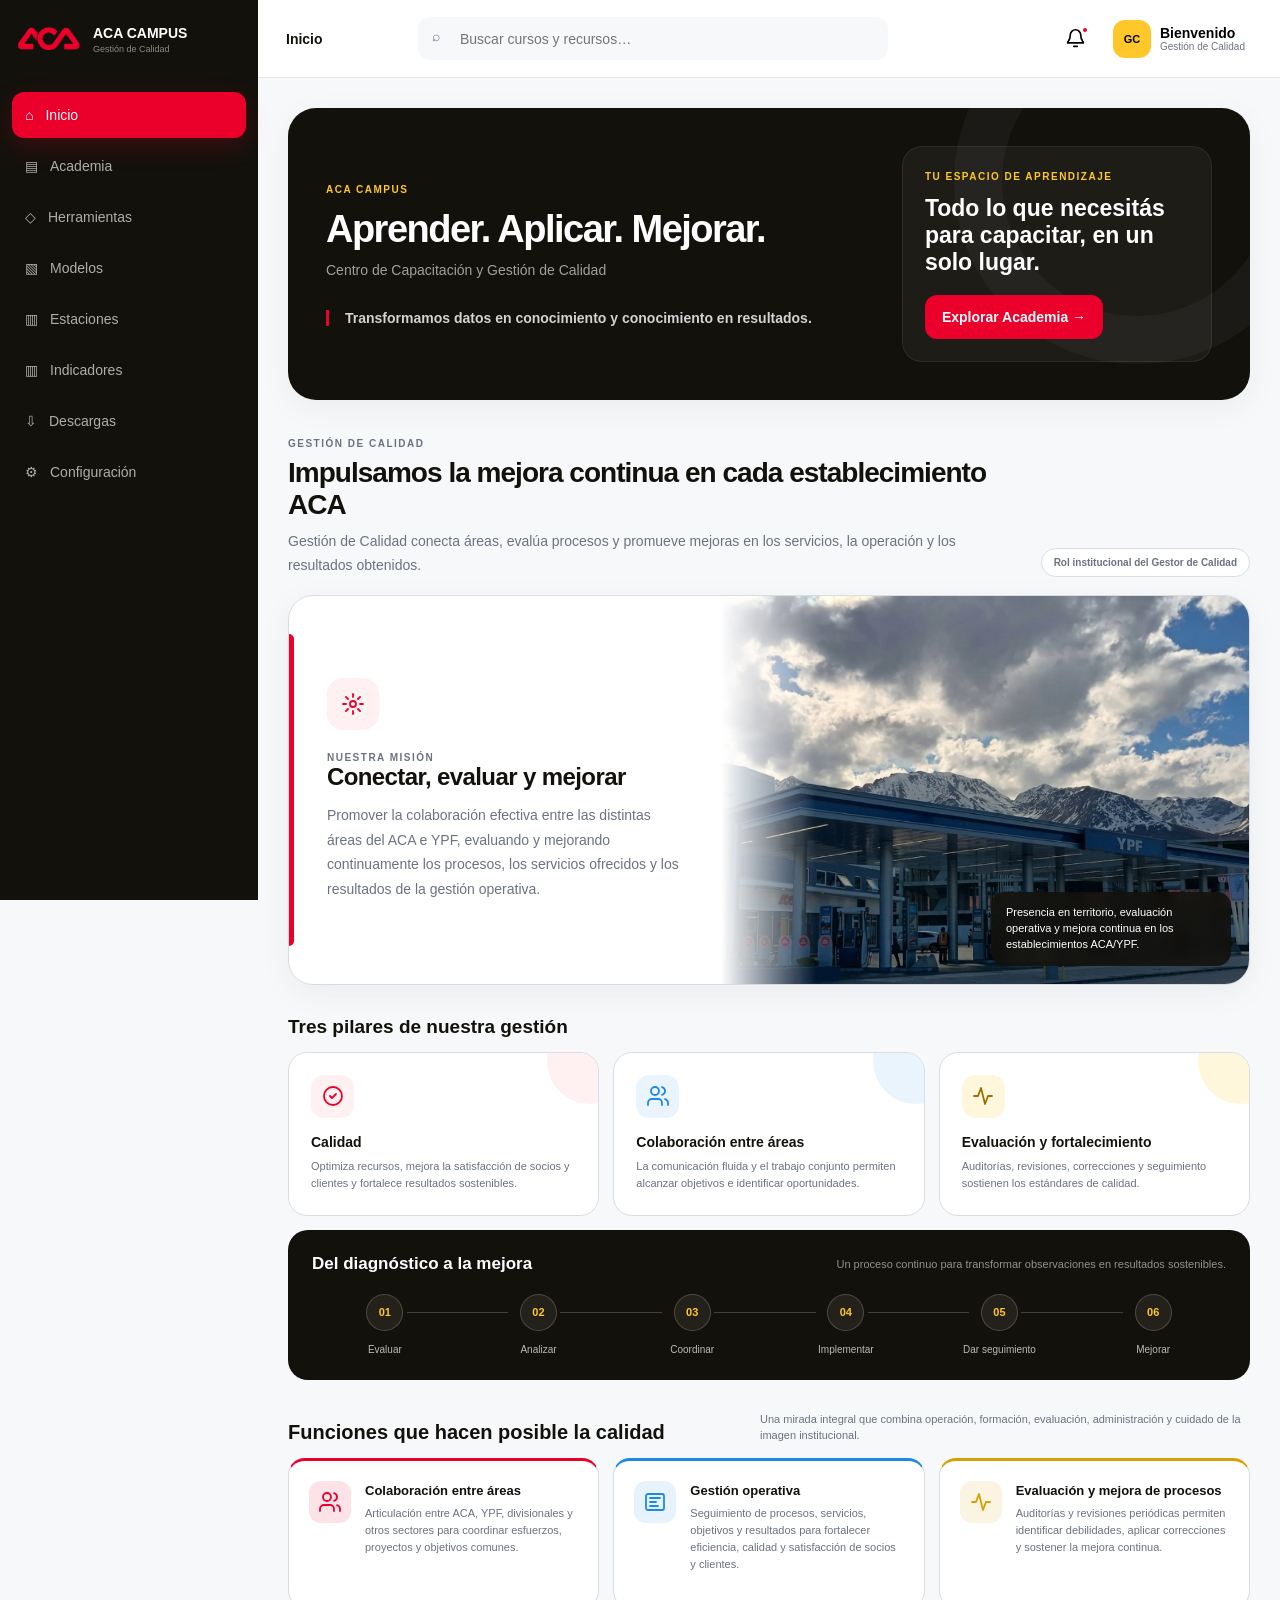
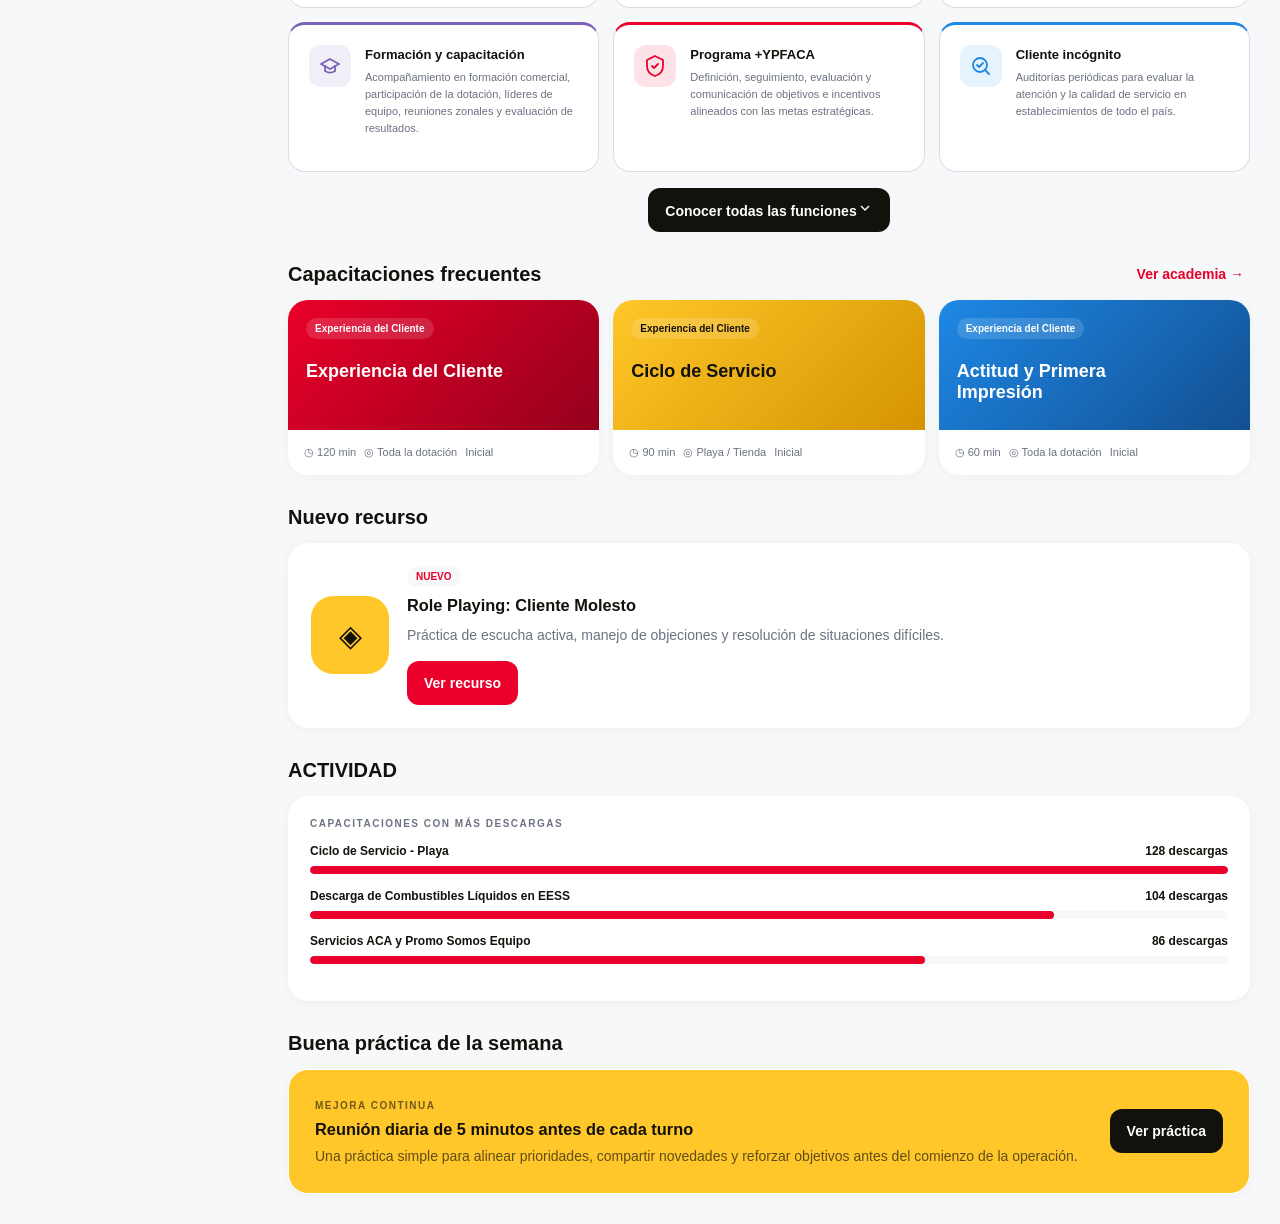
<file: index.html>
<!doctype html>
<html lang="es"><head><meta charset="utf-8"><meta name="viewport" content="width=device-width,initial-scale=1"><meta name="theme-color" content="#13110C"><title>ACA Campus</title><link rel="stylesheet" href="academy.css"><link rel="stylesheet" href="academy-library.css?v=20260918-1"><link rel="stylesheet" href="home-quality.css"><link rel="stylesheet" href="safety-sheets.css?v=20260824-5"><link rel="stylesheet" href="role-playing.css?v=20260824-1"><style>.quality-mission-visual{margin:0}</style>
<style>
:root{--black:#13110C;--red:#EA002A;--yellow:#FFC72A;--white:#fff;--bg:#F7F8FA;--line:#D9DDE3;--muted:#6B7280;--blue:#1E88E5;--shadow:0 8px 32px #13110c0d}*{box-sizing:border-box}html{scroll-behavior:smooth}body{margin:0;background:var(--bg);color:var(--black);font-family:Inter,-apple-system,BlinkMacSystemFont,"Segoe UI",Arial,sans-serif;font-size:14px}button,input{font:inherit}button,a{cursor:pointer}button:focus-visible,a:focus-visible,input:focus-visible{outline:3px solid #ea002a55;outline-offset:2px}.icon{width:20px;height:20px;stroke:currentColor;fill:none;stroke-width:1.9;stroke-linecap:round;stroke-linejoin:round}.sidebar{position:fixed;inset:0 auto 0 0;width:258px;background:var(--black);color:white;z-index:30;display:flex;flex-direction:column}.brand{height:78px;padding:18px;display:flex;align-items:center;gap:11px}.logo-slot{position:relative;width:64px;height:40px;flex:0 0 64px;overflow:hidden}.logo-slot img{position:absolute;width:328px;height:auto;max-width:none;left:-123px;top:-59px}.brand b{font-size:14px}.brand small{display:block;color:#ffffff82;font-size:9px;margin-top:3px}.nav{padding:14px 12px;display:grid;gap:5px}.nav button{min-height:46px;border:0;border-radius:12px;background:transparent;color:#ffffffa8;display:flex;align-items:center;gap:12px;padding:0 13px;text-align:left}.nav button:hover{background:#ffffff12;color:#fff}.nav button.active{background:var(--red);color:#fff;box-shadow:0 8px 25px #ea002a33}.help{margin:auto 16px 18px;padding:16px;border-radius:16px;background:#ffffff0c}.help b{font-size:12px}.help p{font-size:11px;line-height:1.5;color:#ffffff88}.help button{border:0;background:none;color:var(--yellow);font-weight:700;padding:0}.header{position:sticky;top:0;margin-left:258px;height:78px;background:#fffffff2;backdrop-filter:blur(14px);border-bottom:1px solid #d9dde399;z-index:20;display:flex;align-items:center;padding:0 28px;gap:22px}.section-name{font-weight:800;min-width:110px}.search{position:relative;max-width:470px;flex:1}.search input{width:100%;height:43px;border:0;background:var(--bg);border-radius:12px;padding:0 15px 0 42px}.search .icon{position:absolute;left:14px;top:11px;color:var(--muted)}.head-actions{margin-left:auto;display:flex;align-items:center;gap:9px}.icon-btn{width:42px;height:42px;border:0;border-radius:12px;background:transparent;display:grid;place-items:center;position:relative}.icon-btn:hover{background:var(--bg)}.dot{position:absolute;width:8px;height:8px;border-radius:50%;background:var(--red);right:8px;top:8px;border:2px solid white}.profile{border:0;background:transparent;display:flex;gap:9px;align-items:center;text-align:left;padding:4px 7px;border-radius:12px}.profile:hover{background:var(--bg)}.avatar{width:38px;height:38px;background:var(--yellow);border-radius:12px;display:grid;place-items:center;font-size:11px;font-weight:800}.profile small{display:block;color:var(--muted);font-size:10px}.menu{display:none}.main{margin-left:258px;padding:30px;max-width:1700px}.view{display:none;animation:fade .28s ease}.view.active{display:block}@keyframes fade{from{opacity:0;transform:translateY(7px)}}h1,h2,h3,p{margin-top:0}.eyebrow{text-transform:uppercase;font-weight:800;letter-spacing:.15em;font-size:10px;color:var(--muted)}.page-title{font-size:31px;letter-spacing:-.04em;margin-bottom:8px}.lead{color:var(--muted);max-width:660px;line-height:1.65}.section-head{display:flex;justify-content:space-between;align-items:center;margin:31px 0 14px}.section-head h2{font-size:20px;margin:0}.link-btn{border:0;background:none;color:var(--red);font-weight:700}.card{background:#fff;border:1px solid #fff;border-radius:20px;box-shadow:0 2px 12px #13110c0a}.hero{border-radius:28px;background:var(--black);color:white;padding:38px;position:relative;overflow:hidden;display:grid;grid-template-columns:1.3fr .7fr;align-items:center;min-height:270px;box-shadow:var(--shadow)}.hero:after{content:"";position:absolute;width:270px;height:270px;border:48px solid #ffffff0a;border-radius:50%;right:-70px;top:-110px}.hero h1{font-size:38px;letter-spacing:-.04em;margin:8px 0}.hero p{color:#ffffff99;line-height:1.6}.hero blockquote{margin:28px 0 0;border-left:3px solid var(--red);padding-left:16px;color:#ffffffd0;font-weight:600}.hero-side{z-index:1;background:#ffffff0c;border:1px solid #ffffff12;border-radius:20px;padding:22px}.hero-side h2{font-size:23px}.btn{border:0;background:var(--red);color:#fff;font-weight:750;border-radius:12px;padding:12px 17px;min-height:44px;transition:.2s}.btn:hover{transform:translateY(-1px);background:#c90024}.btn.dark{background:var(--black)}.btn.ghost{background:#fff;color:var(--black);border:1px solid var(--line)}.stats,.quick,.training-grid,.kpis,.tools-grid,.model-grid,.station-grid{display:grid;gap:14px}.stats{grid-template-columns:repeat(4,1fr);margin-top:16px}.stat{padding:19px}.stat strong{font-size:25px}.stat span{display:block;color:var(--muted);font-size:12px;margin-top:5px}.quick{grid-template-columns:repeat(6,1fr)}.quick-card{border:0;text-align:left;padding:16px;min-height:126px;display:flex;flex-direction:column;justify-content:space-between;transition:.2s}.quick-card:hover,.lift:hover{transform:translateY(-3px);box-shadow:var(--shadow)}.quick-card .ico{width:43px;height:43px;border-radius:13px;background:#fff0f2;color:var(--red);display:grid;place-items:center}.quick-card b{display:block}.training-grid{grid-template-columns:repeat(3,1fr)}.course{border:0;text-align:left;overflow:hidden;padding:0;transition:.2s}.course-art{height:130px;background:linear-gradient(135deg,var(--red),#94001b);padding:18px;color:#fff;position:relative}.course:nth-child(3n+2) .course-art{background:linear-gradient(135deg,var(--yellow),#d49400);color:var(--black)}.course:nth-child(3n) .course-art{background:linear-gradient(135deg,var(--blue),#124f91)}.course-art b{font-size:18px;display:block;max-width:220px}.course-body{padding:16px}.meta{display:flex;gap:8px;flex-wrap:wrap;color:var(--muted);font-size:11px}.badge{display:inline-block;border-radius:99px;background:var(--bg);padding:5px 9px;font-weight:700;font-size:10px}.two-col{display:grid;grid-template-columns:1.3fr .7fr;gap:17px}.resource{padding:22px;display:flex;gap:18px;align-items:center}.resource-icon{width:78px;height:78px;display:grid;place-items:center;border-radius:22px;background:var(--yellow);font-size:30px}.timeline{padding:20px}.event{display:flex;gap:13px;padding:10px 0}.date{width:50px;height:46px;border-radius:12px;background:var(--bg);color:var(--red);display:grid;place-items:center;font-size:10px;font-weight:800;text-align:center}.event p{margin:0;font-weight:700}.event small{color:var(--muted)}.progress-card{padding:21px}.progress-row{margin:15px 0}.progress-row div{display:flex;justify-content:space-between;font-size:12px;font-weight:700}.track{height:8px!important;background:var(--bg);border-radius:99px;margin-top:8px;overflow:hidden}.track i{display:block;height:100%;background:var(--red);border-radius:99px}.practice{padding:26px;background:var(--yellow);display:flex;gap:17px;align-items:center;justify-content:space-between}.practice p{color:#13110caa;margin:7px 0 0;line-height:1.5}.filters{display:flex;gap:8px;flex-wrap:wrap;margin:22px 0}.filter{border:1px solid var(--line);background:#fff;border-radius:99px;padding:9px 14px;color:var(--muted)}.filter.active{background:var(--black);color:#fff;border-color:var(--black)}.tools-grid{grid-template-columns:repeat(3,1fr)}.tool-card,.model-card,.station{padding:20px}.tool-card h3,.model-card h3,.station h3{margin:14px 0 8px}.tool-card p,.model-card p,.station p{color:var(--muted);line-height:1.5;font-size:12px}.tool-icon{width:45px;height:45px;background:#fff7dc;color:#9b7100;border-radius:14px;display:grid;place-items:center}.card-actions{display:flex;gap:8px;margin-top:17px}.card-actions .btn{padding:9px 12px;min-height:38px;font-size:12px}.model-grid,.station-grid{grid-template-columns:repeat(4,1fr)}.preview{height:95px;border-radius:13px;background:linear-gradient(135deg,var(--bg),#e8ebef);display:grid;place-items:center;color:var(--muted)}.status{color:#138a55;background:#e9f8f1}.status.warn{color:#9a6700;background:#fff5d7}.kpis{grid-template-columns:repeat(4,1fr)}.chart-grid{display:grid;grid-template-columns:1.4fr .6fr;gap:16px;margin-top:16px}.chart{padding:24px}.bars{height:220px;display:flex;align-items:end;gap:9%;padding:25px 4% 0;border-bottom:1px solid var(--line)}.bar{flex:1;background:linear-gradient(var(--blue),#78b8ed);border-radius:8px 8px 0 0;position:relative}.bar span{position:absolute;bottom:-22px;width:100%;text-align:center;font-size:10px;color:var(--muted)}.donut{width:150px;height:150px;border-radius:50%;background:conic-gradient(var(--red) 0 42%,var(--yellow) 42% 70%,var(--blue) 70% 88%,var(--line) 88%);margin:22px auto;display:grid;place-items:center}.donut:after{content:"88%";width:102px;height:102px;border-radius:50%;background:#fff;display:grid;place-items:center;font-size:24px;font-weight:800}.empty{padding:50px;text-align:center}.modal-wrap{display:none;position:fixed;inset:0;background:#13110cb8;z-index:100;padding:18px;align-items:center;justify-content:center}.modal-wrap.open{display:flex}.modal{background:#fff;width:min(850px,100%);max-height:92vh;overflow:auto;border-radius:24px;box-shadow:0 25px 80px #0005}.modal-head{background:var(--black);color:#fff;padding:27px;position:relative}.modal-body{padding:27px}.close{position:absolute;right:18px;top:17px;border:0;background:#ffffff18;color:#fff;width:39px;height:39px;border-radius:12px;font-size:21px}.detail-grid{display:grid;grid-template-columns:repeat(3,1fr);gap:12px}.detail-box{background:var(--bg);padding:15px;border-radius:14px}.detail-box b{display:block;margin-bottom:5px}.resources{display:grid;grid-template-columns:repeat(4,1fr);gap:9px}.resource-mini{padding:13px;border:1px solid var(--line);border-radius:12px;text-align:center}.toast{position:fixed;right:24px;bottom:24px;background:var(--black);color:#fff;border-left:4px solid var(--yellow);padding:14px 18px;border-radius:12px;box-shadow:var(--shadow);z-index:200;transform:translateY(100px);opacity:0;transition:.25s}.toast.show{transform:none;opacity:1}.overlay{display:none}.search-results{position:absolute;top:49px;left:0;right:0;background:#fff;border-radius:14px;box-shadow:var(--shadow);padding:8px;display:none;max-height:330px;overflow:auto}.search-results.open{display:block}.result{width:100%;border:0;background:#fff;text-align:left;padding:12px;border-radius:10px}.result:hover{background:var(--bg)}.result small{display:block;color:var(--muted);margin-top:3px}
.head-actions{position:relative}.notification-button .icon{width:21px;height:21px}.notification-panel{display:none;position:absolute;right:0;top:52px;width:350px;background:var(--white);border:1px solid var(--line);border-radius:17px;box-shadow:0 18px 50px #13110c1f;overflow:hidden;z-index:60}.notification-panel.open{display:block;animation:fade .2s ease}.notification-head{display:flex;align-items:center;justify-content:space-between;padding:17px 18px;border-bottom:1px solid var(--line)}.notification-head h2{font-size:16px;margin:0}.notification-item{display:flex;gap:12px;padding:14px 18px;border-bottom:1px solid #d9dde380}.notification-mark{width:9px;height:9px;flex:0 0 9px;margin-top:5px;border-radius:50%;background:var(--red)}.notification-item b{display:block;font-size:12px}.notification-item p{margin:3px 0;color:var(--black);font-weight:650;font-size:12px}.notification-item time{color:var(--muted);font-size:10px}.notification-all{width:100%;border:0;background:var(--white);color:var(--red);padding:14px;font-weight:750}.notification-all:hover{background:var(--bg)}
@media(max-width:1100px){.quick{grid-template-columns:repeat(3,1fr)}.tools-grid{grid-template-columns:repeat(2,1fr)}.model-grid,.station-grid{grid-template-columns:repeat(2,1fr)}}@media(max-width:800px){.sidebar{transform:translateX(-100%);transition:.25s;width:286px}.sidebar.open{transform:none}.overlay.open{display:block;position:fixed;inset:0;background:#0007;z-index:29}.header,.main{margin-left:0}.header{padding:0 14px}.menu{display:grid}.section-name{display:none}.profile div:last-child{display:none}.main{padding:20px 15px}.hero{grid-template-columns:1fr;padding:27px}.hero-side{margin-top:22px}.stats,.kpis{grid-template-columns:repeat(2,1fr)}.training-grid,.tools-grid{grid-template-columns:1fr 1fr}.two-col,.chart-grid{grid-template-columns:1fr}}@media(max-width:560px){.search{display:none}.notification-panel{position:fixed;top:70px;left:12px;right:12px;width:auto}.hero h1{font-size:31px}.stats,.training-grid,.tools-grid,.model-grid,.station-grid,.detail-grid{grid-template-columns:1fr}.quick{grid-template-columns:repeat(2,1fr)}.resources{grid-template-columns:repeat(2,1fr)}.practice,.resource{align-items:flex-start;flex-direction:column}.main{padding:16px 12px}.page-title{font-size:27px}}
</style></head><body>
<div class="overlay" id="overlay"></div><aside class="sidebar" id="sidebar"><div class="brand"><span class="logo-slot"><img src="logo.png" alt="Automóvil Club Argentino"></span><div><b>ACA CAMPUS</b><small>Gestión de Calidad</small></div></div><nav class="nav" id="nav" aria-label="Navegación principal"></nav></aside>
<header class="header"><button class="icon-btn menu" id="menu" aria-label="Abrir menú">☰</button><b class="section-name" id="sectionName">Inicio</b><div class="search"><span class="icon">⌕</span><input id="search" aria-label="Buscar capacitaciones y herramientas" placeholder="Buscar cursos y recursos…" autocomplete="off"><div class="search-results" id="results"></div></div><div class="head-actions"><button class="icon-btn notification-button" id="notificationButton" aria-label="Abrir novedades" aria-expanded="false" aria-controls="notificationPanel"><svg class="icon" viewBox="0 0 24 24" aria-hidden="true"><path d="M18 8a6 6 0 0 0-12 0c0 7-3 7-3 9h18c0-2-3-2-3-9"></path><path d="M10 21h4"></path></svg><i class="dot" id="notificationDot"></i></button><section class="notification-panel" id="notificationPanel" aria-label="Novedades"><div class="notification-head"><h2>Novedades</h2><span class="badge">3 nuevas</span></div><article class="notification-item"><i class="notification-mark"></i><div><b>Nueva capacitación disponible</b><p>Experiencia del Cliente</p><time>Hace 2 días</time></div></article><article class="notification-item"><i class="notification-mark"></i><div><b>Nuevo recurso</b><p>Role Playing – Cliente Molesto</p><time>Hace 3 días</time></div></article><article class="notification-item"><i class="notification-mark"></i><div><b>Material actualizado</b><p>Ciclo de Servicio</p><time>Hace 5 días</time></div></article><button class="notification-all" data-toast="Todas las novedades están al día">Ver todas las novedades</button></section><button class="profile" data-toast="Gestión de Calidad"><span class="avatar">GC</span><div><b>Bienvenido</b><small>Gestión de Calidad</small></div></button></div></header><main class="main" id="app"></main>
<div class="modal-wrap" id="modal" role="dialog" aria-modal="true" aria-labelledby="modalTitle"><div class="modal"><div class="modal-head"><button class="close" aria-label="Cerrar detalle">×</button><span class="eyebrow" id="modalEyebrow" style="color:var(--yellow)">Ficha de capacitación</span><h2 id="modalTitle"></h2><div class="meta" id="modalMeta"></div></div><div class="modal-body" id="modalBody"></div></div></div><div class="toast" id="toast" role="status" aria-live="polite"></div>
<script src="academy-data.js?v=20260818-3"></script><script src="home-quality.js?v=20260818-2"></script><script src="safety-sheets.js?v=20260824-5"></script><script src="role-playing.js?v=20260824-1"></script>
<script>
'use strict';
const icons={home:'⌂',academy:'▤',tools:'◇',models:'▧',stations:'▥',indicators:'▥',downloads:'⇩',settings:'⚙'};
const nav=[['inicio','Inicio','home'],['academia','Academia','academy'],['herramientas','Herramientas','tools'],['modelos','Modelos','models'],['estaciones','Estaciones','stations'],['indicadores','Indicadores','indicators'],['descargas','Descargas','downloads'],['configuracion','Configuración','settings']];
const courses=[['Experiencia del Cliente','Experiencia del Cliente','120 min','Toda la dotación','Inicial'],['Ciclo de Servicio','Experiencia del Cliente','90 min','Playa / Tienda','Inicial'],['Actitud y Primera Impresión','Experiencia del Cliente','60 min','Toda la dotación','Inicial'],['Venta Sugestiva','Comercial','90 min','Equipo comercial','Intermedio'],['Asociación ACA','Comercial','60 min','Equipo comercial','Inicial'],['Trabajo en Equipo','Trabajo en Equipo','90 min','Toda la dotación','Intermedio'],['Manejo de Conflictos','Gestión','120 min','Responsables de equipo','Avanzado'],['Indicadores','Gestión','75 min','Gestores de Calidad','Intermedio'],['Descarga de Combustibles','Operación','90 min','Personal de playa','Avanzado']];
const tools=[['Role Playing','Practicar conversaciones reales','20 min','Simulación'],['Casos reales','Analizar decisiones y consecuencias','30 min','Análisis'],['Análisis de reseñas','Detectar oportunidades desde la voz del cliente','25 min','Debate'],['Fichas de procesos','Comprender pasos críticos','20 min','Proceso'],['¿Quién hace qué?','Clarificar roles y responsabilidades','15 min','Equipo'],['Ordenar el proceso','Reconstruir una secuencia operativa','20 min','Juego'],['Semáforo','Priorizar mejoras y riesgos','15 min','Reflexión'],['Caja de decisiones','Entrenar criterios ante dilemas','25 min','Desafío'],['Cliente por un día','Observar desde la experiencia cliente','40 min','Inmersión'],['Bingo comercial','Reforzar conceptos de venta','20 min','Gamificación'],['Muro de ideas','Construir soluciones colaborativas','15 min','Ideación'],['Videos cortos','Disparar conversaciones concretas','10 min','Audiovisual'],['Kahoot / Quiz','Comprobar aprendizajes jugando','15 min','Evaluación']];
const models=['Planificación de capacitación','Agenda','Lista de asistencia','Evaluación','Encuesta','Registro de compromisos','Informe de capacitación','Seguimiento'];
const stations=[['ACA Córdoba','Experiencia del Cliente · 08 ago','32','Al día'],['ACA Rosario','Ciclo de Servicio · 29 jul','24','Seguimiento pendiente'],['ACA Tucumán','Venta Sugestiva · 22 jul','19','Al día'],['ACA Mendoza','Trabajo en Equipo · 15 jul','27','En revisión']];
const app=document.getElementById('app'),sidebar=document.getElementById('sidebar'),overlay=document.getElementById('overlay'),notificationButton=document.getElementById('notificationButton'),notificationPanel=document.getElementById('notificationPanel'),notificationDot=document.getElementById('notificationDot');
document.getElementById('nav').innerHTML=nav.map(([id,label,ico])=>`<button data-view="${id}"><span aria-hidden="true">${icons[ico]}</span>${label}</button>`).join('');
const head=(title,desc)=>`<p class="eyebrow">ACA Campus</p><h1 class="page-title">${title}</h1><p class="lead">${desc}</p>`;
const courseCards=(list=courses)=>`<div class="training-grid">${list.map((c,i)=>`<button class="course card lift" data-course="${c[0]}"><div class="course-art"><span class="badge" style="background:#ffffff24;color:inherit">${c[1]}</span><b style="margin-top:22px">${c[0]}</b></div><div class="course-body"><div class="meta"><span>◷ ${c[2]}</span><span>◎ ${c[3]}</span><span>${c[4]}</span></div></div></button>`).join('')}</div>`;
const dashboard=()=>`<section class="hero"><div><p class="eyebrow" style="color:var(--yellow)">ACA CAMPUS</p><h1>Aprender. Aplicar. Mejorar.</h1><p>Centro de Capacitación y Gestión de Calidad</p><blockquote>Transformamos datos en conocimiento y conocimiento en resultados.</blockquote></div><div class="hero-side"><p class="eyebrow" style="color:var(--yellow)">Tu espacio de aprendizaje</p><h2>Todo lo que necesitás para capacitar, en un solo lugar.</h2><button class="btn" data-view="academia">Explorar Academia →</button></div></section><section class="stats"><article class="card stat"><strong>5</strong><span>Capacitaciones realizadas</span></article><article class="card stat"><strong>78</strong><span>Personas capacitadas</span></article><article class="card stat"><strong>12,5 h</strong><span>Horas capacitadas</span></article><article class="card stat"><strong>3</strong><span>Nuevos recursos</span></article></section><div class="section-head"><h2>Accesos rápidos</h2></div><section class="quick">${nav.slice(1,7).map(([id,label,ico])=>`<button class="quick-card card" data-view="${id}"><span class="ico">${icons[ico]}</span><b>${label} ↗</b></button>`).join('')}</section><div class="section-head"><h2>Capacitaciones frecuentes</h2><button class="link-btn" data-view="academia">Ver academia →</button></div>${courseCards(courses.slice(0,3))}<div class="section-head"><h2>Recursos y agenda</h2></div><div class="two-col"><article class="card resource"><div class="resource-icon">◈</div><div><span class="badge" style="color:var(--red)">NUEVO</span><h3 style="margin:9px 0">Role Playing: Cliente Molesto</h3><p class="lead">Práctica de escucha activa, manejo de objeciones y resolución de situaciones difíciles.</p><button class="btn" data-resource="Role Playing: Cliente Molesto">Ver recurso</button></div></article><article class="card timeline"><div class="event"><span class="date">15 AGO</span><div><p>ACA Córdoba</p><small>Experiencia del Cliente · En preparación</small></div></div><div class="event"><span class="date">22 AGO</span><div><p>ACA Rosario</p><small>Ciclo de Servicio · Programada</small></div></div></article></div><div class="section-head"><h2>Mi actividad</h2></div><article class="card progress-card">${[['Capacitaciones realizadas',80],['Horas capacitadas',65],['Estaciones alcanzadas',90]].map(x=>`<div class="progress-row"><div><span>${x[0]}</span><b>${x[1]}%</b></div><div class="track"><i style="width:${x[1]}%"></i></div></div>`).join('')}</article><div class="section-head"><h2>Buena práctica de la semana</h2></div><article class="card practice"><div><span class="eyebrow" style="color:#13110c99">Mejora continua</span><h3 style="margin:8px 0 0">Reunión diaria de 5 minutos antes de cada turno</h3><p>Una práctica simple para alinear prioridades, compartir novedades y reforzar objetivos antes del comienzo de la operación.</p></div><button class="btn dark" data-toast="Buena práctica guardada">Ver práctica</button></article>`;
const views={inicio:dashboard,academia:()=>`${head('Academia','Biblioteca visual para preparar experiencias de aprendizaje que se convierten en resultados.')}<div class="filters" id="filters">${['Todas','Experiencia del Cliente','Comercial','Trabajo en Equipo','Gestión','Seguridad','Operación'].map((f,i)=>`<button class="filter ${i?'':'active'}" data-filter="${f}">${f}</button>`).join('')}</div><div id="courseList">${courseCards()}</div>`,herramientas:()=>`${head('Caja de Herramientas del Capacitador','Dinámicas listas para activar la participación, practicar y llevar el aprendizaje a la acción.')}<div class="tools-grid" style="margin-top:24px">${tools.map(t=>`<article class="card tool-card lift"><div class="tool-icon">◇</div><h3>${t[0]}</h3><p>${t[1]}</p><div class="meta"><span>◷ ${t[2]}</span><span class="badge">${t[3]}</span></div><div class="card-actions"><button class="btn" data-resource="${t[0]}">Ver recurso</button></div></article>`).join('')}</div>`,modelos:()=>`${head('Modelos','Plantillas editables para preparar, documentar y acompañar cada capacitación.')}<div class="model-grid" style="margin-top:24px">${models.map(m=>`<article class="card model-card lift"><div class="preview">▤ Vista previa</div><h3>${m}</h3><p>Modelo institucional listo para adaptar.</p><div class="card-actions"><button class="btn ghost" data-toast="Vista previa: ${m}">Vista previa</button><button class="btn" data-toast="Descarga simulada: ${m}">Descargar</button></div></article>`).join('')}</div>`,estaciones:()=>`${head('Estaciones','Seguimiento visual de la actividad de capacitación en cada sede.')}<div class="station-grid" style="margin-top:24px">${stations.map(s=>`<article class="card station lift"><span class="badge ${s[3].includes('pendiente')?'warn':'status'}">${s[3]}</span><h3>${s[0]}</h3><p><b>Última capacitación</b><br>${s[1]}</p><p><b>${s[2]}</b> participantes</p><button class="btn ghost" data-toast="Ficha de ${s[0]}">Ver estación</button></article>`).join('')}</div>`,indicadores:()=>`${head('Indicadores','Una lectura clara del impacto del aprendizaje en la red ACA.')}<div class="kpis" style="margin-top:24px">${[['24','Capacitaciones realizadas'],['126 h','Horas capacitadas'],['184','Participantes'],['12','Estaciones alcanzadas']].map(x=>`<article class="card stat"><strong>${x[0]}</strong><span>${x[1]}</span></article>`).join('')}</div><div class="chart-grid"><article class="card chart"><h3>Capacitaciones por mes</h3><div class="bars">${[38,54,48,70,82,96].map((v,i)=>`<i class="bar" style="height:${v}%"><span>${['Mar','Abr','May','Jun','Jul','Ago'][i]}</span></i>`).join('')}</div></article><article class="card chart"><h3>Estaciones alcanzadas</h3><div class="donut"></div><p style="text-align:center;color:var(--muted)">Meta anual</p></article></div><div class="section-head"><h2>Temas más utilizados</h2></div><article class="card progress-card">${[['Experiencia del Cliente',86],['Ciclo de Servicio',68],['Venta Sugestiva',52]].map(x=>`<div class="progress-row"><div><span>${x[0]}</span><b>${x[1]}%</b></div><div class="track"><i style="width:${x[1]}%;background:var(--blue)"></i></div></div>`).join('')}</article>`,descargas:()=>`${head('Descargas','Materiales disponibles para acompañarte online y offline.')}<div class="model-grid" style="margin-top:24px">${['Kit del capacitador','Presentaciones frecuentes','Checklists operativos','Material institucional'].map(m=>`<article class="card model-card"><div class="preview">⇩</div><h3>${m}</h3><p>Paquete de recursos ACA Campus.</p><button class="btn" data-toast="Descarga simulada: ${m}">Descargar</button></article>`).join('')}</div>`,configuracion:()=>`${head('Configuración','Personalizá tu experiencia en ACA Campus.')}<article class="card" style="padding:25px;margin-top:24px;max-width:700px"><h3>Preferencias</h3>${['Notificaciones de nuevas capacitaciones','Recordatorios de agenda','Resumen mensual por correo'].map((x,i)=>`<label style="display:flex;justify-content:space-between;padding:16px 0;border-bottom:1px solid var(--line)"><span>${x}</span><input type="checkbox" ${i<2?'checked':''}></label>`).join('')}<button class="btn" style="margin-top:20px" data-toast="Preferencias guardadas">Guardar cambios</button></article>`};
function navigate(id){if(!views[id])id='inicio';const primaryId=id.startsWith('herramientas/')?'herramientas':id.startsWith('academia/')?'academia':id;app.innerHTML=views[id]();const navItem=nav.find(n=>n[0]===primaryId);document.getElementById('sectionName').textContent=navItem?navItem[1]:'Inicio';document.querySelectorAll('[data-view]').forEach(b=>b.classList.toggle('active',b.closest('#nav')&&b.dataset.view===primaryId));sidebar.classList.remove('open');overlay.classList.remove('open');scrollTo(0,0);location.hash=id;}
function toast(msg){const t=document.getElementById('toast');t.textContent=msg;t.classList.add('show');clearTimeout(toast.timer);toast.timer=setTimeout(()=>t.classList.remove('show'),2600)}
views.inicio=()=>dashboard().replace('</section><section class="stats">','</section>'+qualitySection()+'<section class="stats">').replace(/<section class="stats">[\s\S]*?<\/section><div class="section-head"><h2>Accesos rápidos<\/h2><\/div><section class="quick">[\s\S]*?<\/section>/,'').replace(/<article class="card timeline">[\s\S]*?<\/article>/,'').replace('Recursos y agenda','Nuevo recurso').replace('<div class="two-col"><article class="card resource">','<div><article class="card resource">').replace(/<div class="section-head"><h2>Mi actividad<\/h2><\/div><article class="card progress-card">[\s\S]*?<\/article>/,`<div class="section-head"><h2>ACTIVIDAD</h2></div><article class="card progress-card"><p class="eyebrow">Capacitaciones con más descargas</p>${[['Ciclo de Servicio - Playa',128,100],['Descarga de Combustibles Líquidos en EESS',104,81],['Servicios ACA y Promo Somos Equipo',86,67]].map(x=>`<div class="progress-row"><div><span>${x[0]}</span><b>${x[1]} descargas</b></div><div class="track"><i style="width:${x[2]}%"></i></div></div>`).join('')}</article>`);
function renderAcademyCards(list){return `<div class="academy-grid">${list.length?list.map(c=>`<article class="academy-card" style="--course-accent:${c.color}"><div class="academy-accent"></div><div class="academy-card-body"><span class="academy-category">${c.category}</span><h3>${c.title}</h3><p class="academy-description">${c.description}</p>${c.sector?`<p class="academy-sector"><span aria-hidden="true">◎</span><span>${c.sector}</span></p>`:''}<button class="btn" data-real-course="${c.title}">Ver capacitación</button></div></article>`).join(''):'<article class="card academy-empty">No se encontraron capacitaciones para este filtro.</article>'}</div>`}
function renderAcademy(){return `${head('Academia','Biblioteca real de capacitación para Gestores de Calidad ACA.')}<div class="academy-toolbar"><div class="filters" id="academyFilters">${academyCategories.map((category,index)=>`<button class="filter ${index?'':'active'}" data-academy-filter="${category}">${category}</button>`).join('')}</div><p class="academy-count" id="academyCount">${academyCourses.length} capacitaciones disponibles</p></div><div id="academyCourseList">${renderAcademyCards(academyCourses)}</div>`}
views.academia=renderAcademy;
views.herramientas=renderToolsPage;
views['herramientas/fichas']=renderSafetyLibraryPage;
views['herramientas/recursos']=renderResourcesLibraryPage;
function openAcademyCourse(name){const c=academyCourses.find(course=>course.title===name);if(!c)return;document.getElementById('modalEyebrow').textContent='Ficha de capacitación';document.getElementById('modalTitle').textContent=c.title;document.getElementById('modalMeta').innerHTML=`<span>${c.category}</span>${c.sector?`<span>◎ ${c.sector}</span>`:''}`;const objective=c.objective?`<section><h3>Objetivo</h3><p class="lead">${c.objective}</p></section>`:'';const fileLabel=c.files.length===1?'Archivo original':'Archivos originales';document.getElementById('modalBody').innerHTML=`<p class="lead">${c.description}</p>${objective}<section><h3 style="margin-top:24px">Contenidos principales</h3><ul class="academy-detail-list">${c.contents.map(item=>`<li>${item}</li>`).join('')}</ul></section><section><h3 style="margin-top:24px">Recursos disponibles</h3><div class="resources">${c.resources.map(resource=>`<span class="resource-mini">${resource}</span>`).join('')}</div></section><p class="original-file"><b>${fileLabel}:</b><br>${c.files.join('<br>')}</p>${c.files.map((file,index)=>`<a class="btn material-link" href="${encodeURI('assets/capacitaciones/'+file)}" target="_blank" rel="noopener">Abrir material original${c.files.length>1?' '+(index+1):''}</a>`).join(' ')}`;document.getElementById('modal').classList.add('open');document.querySelector('.close').focus()}
function openCourse(name){const c=courses.find(x=>x[0]===name);document.getElementById('modalEyebrow').textContent='Ficha de capacitación';document.getElementById('modalTitle').textContent=c[0];document.getElementById('modalMeta').innerHTML=`<span>◷ ${c[2]}</span><span>◎ ${c[3]}</span><span>${c[4]}</span>`;document.getElementById('modalBody').innerHTML=`<div class="detail-grid"><div class="detail-box"><b>Objetivo</b>Brindar herramientas prácticas para elevar la calidad de servicio.</div><div class="detail-box"><b>Competencias</b>Escucha activa, empatía y orientación a resultados.</div><div class="detail-box"><b>Agenda</b>Apertura, práctica, reflexión y compromiso.</div></div><h3 style="margin-top:25px">Contenido y recursos</h3><div class="resources">${['Presentación','PDF','Videos','Dinámicas','Role Playing','Checklist','Evaluación','Tips'].map(r=>`<button class="resource-mini" data-toast="${r}: demostración visual">${r}</button>`).join('')}</div><h3 style="margin-top:25px">Tips para el capacitador</h3><p class="lead">Conectá los conceptos con situaciones reales, habilitá la participación y cerrá con un compromiso observable.</p><button class="btn" data-toast="Capacitación iniciada: ${c[0]}">Iniciar capacitación</button>`;document.getElementById('modal').classList.add('open');document.querySelector('.close').focus()}
document.addEventListener('click',e=>{const b=e.target.closest('button');if(!b)return;if(b.dataset.view)navigate(b.dataset.view);if(b.dataset.toast)toast(b.dataset.toast);if(b.dataset.course)openCourse(b.dataset.course);if(b.dataset.resource)toast(`Recurso abierto: ${b.dataset.resource}`);if(b.dataset.filter){document.querySelectorAll('.filter').forEach(x=>x.classList.toggle('active',x===b));const f=b.dataset.filter;document.getElementById('courseList').innerHTML=courseCards(f==='Todas'?courses:courses.filter(c=>c[1]===f));}if(b.classList.contains('close'))document.getElementById('modal').classList.remove('open')});
document.addEventListener('click',e=>{const courseButton=e.target.closest('[data-real-course]');if(courseButton)openAcademyCourse(courseButton.dataset.realCourse);const filterButton=e.target.closest('[data-academy-filter]');if(filterButton){document.querySelectorAll('[data-academy-filter]').forEach(button=>button.classList.toggle('active',button===filterButton));const category=filterButton.dataset.academyFilter;const filtered=category==='Todas'?academyCourses:academyCourses.filter(course=>course.category===category);document.getElementById('academyCourseList').innerHTML=renderAcademyCards(filtered);document.getElementById('academyCount').textContent=`${filtered.length} ${filtered.length===1?'capacitación disponible':'capacitaciones disponibles'}`}});
document.getElementById('modal').addEventListener('click',e=>{if(e.target.id==='modal')e.currentTarget.classList.remove('open')});document.addEventListener('keydown',e=>{if(e.key==='Escape'){document.getElementById('modal').classList.remove('open');sidebar.classList.remove('open');overlay.classList.remove('open');notificationPanel.classList.remove('open');notificationButton.setAttribute('aria-expanded','false');notificationButton.setAttribute('aria-label','Abrir novedades')}});document.getElementById('menu').onclick=()=>{sidebar.classList.add('open');overlay.classList.add('open')};overlay.onclick=()=>{sidebar.classList.remove('open');overlay.classList.remove('open')};notificationButton.addEventListener('click',()=>{const open=notificationPanel.classList.toggle('open');notificationButton.setAttribute('aria-expanded',String(open));notificationButton.setAttribute('aria-label',open?'Cerrar novedades':'Abrir novedades');notificationDot.hidden=true});document.addEventListener('click',e=>{if(!e.target.closest('.head-actions')){notificationPanel.classList.remove('open');notificationButton.setAttribute('aria-expanded','false');notificationButton.setAttribute('aria-label','Abrir novedades')}});
const search=document.getElementById('search'),results=document.getElementById('results');search.addEventListener('input',()=>{const q=search.value.trim().toLowerCase();if(!q){results.classList.remove('open');return}const all=[...courses.map(c=>({name:c[0],type:'Capacitación'})),...tools.map(t=>({name:t[0],type:'Herramienta'}))].filter(x=>x.name.toLowerCase().includes(q)||('cliente'.includes(q)&&['Experiencia del Cliente','Role Playing','Análisis de reseñas'].includes(x.name))).slice(0,8);results.innerHTML=all.length?all.map(x=>`<button class="result" data-search-name="${x.name}" data-search-type="${x.type}"><b>${x.name}</b><small>${x.type}</small></button>`).join(''):'<div class="result">Sin resultados</div>';results.classList.add('open')});results.addEventListener('click',e=>{const b=e.target.closest('[data-search-name]');if(!b)return;results.classList.remove('open');search.value='';if(b.dataset.searchType==='Capacitación')openCourse(b.dataset.searchName);else{navigate('herramientas');toast(`Resultado: ${b.dataset.searchName}`)}});document.addEventListener('click',e=>{if(!e.target.closest('.search'))results.classList.remove('open')});
const normalizeSearch=value=>value.normalize('NFD').replace(/[\u0300-\u036f]/g,'').toLowerCase();search.addEventListener('input',()=>{const query=normalizeSearch(search.value.trim());if(!query)return;const matches=academyCourses.filter(course=>normalizeSearch([course.title,course.description,course.category,course.sector,course.keywords].filter(Boolean).join(' ')).includes(query)).slice(0,10);results.innerHTML=matches.length?matches.map(course=>`<button class="result" data-real-search="${course.title}"><b>${course.title}</b><small>${course.category}${course.sector?' · '+course.sector:''}</small></button>`).join(''):'<div class="result">Sin resultados</div>';results.classList.add('open')});results.addEventListener('click',e=>{const item=e.target.closest('[data-real-search]');if(!item)return;results.classList.remove('open');search.value='';openAcademyCourse(item.dataset.realSearch)});
navigate(location.hash.slice(1)||'inicio');
</script><script src="academy-library.js?v=20260918-1"></script></body></html>
</file>
<file: academy.css>
.academy-toolbar{display:flex;align-items:center;justify-content:space-between;gap:16px;margin-top:22px}.academy-count{color:var(--muted);font-size:12px;font-weight:700}.academy-grid{display:grid;grid-template-columns:repeat(3,minmax(0,1fr));gap:16px}.academy-card{--course-accent:var(--red);position:relative;display:flex;flex-direction:column;min-height:315px;padding:0;overflow:hidden;background:var(--white);border:1px solid var(--line);border-radius:20px;box-shadow:0 2px 12px #13110c0a;transition:transform .2s,box-shadow .2s}.academy-card:hover{transform:translateY(-3px);box-shadow:var(--shadow)}.academy-accent{height:7px;background:var(--course-accent)}.academy-card-body{display:flex;flex:1;flex-direction:column;padding:19px}.academy-category{align-self:flex-start;padding:5px 9px;border-radius:99px;background:color-mix(in srgb,var(--course-accent) 12%,white);color:var(--course-accent);font-size:10px;font-weight:800}.academy-card h3{margin:14px 0 8px;font-size:18px;line-height:1.25}.academy-description{margin:0;color:var(--muted);font-size:12px;line-height:1.55}.academy-sector{display:flex;align-items:flex-start;gap:7px;margin:14px 0;color:var(--muted);font-size:11px}.academy-card .btn{width:100%;margin-top:auto}.academy-empty{grid-column:1/-1;padding:42px;text-align:center;color:var(--muted)}.academy-detail-list{margin:8px 0 0;padding-left:18px;color:var(--muted);line-height:1.7}.material-link{display:inline-flex;align-items:center;justify-content:center;text-decoration:none;margin-top:22px}.original-file{margin-top:18px;padding:13px;border-radius:12px;background:var(--bg);color:var(--muted);font-size:11px;overflow-wrap:anywhere}@media(max-width:1100px){.academy-grid{grid-template-columns:repeat(2,minmax(0,1fr))}}@media(max-width:620px){.academy-toolbar{align-items:flex-start;flex-direction:column}.academy-grid{grid-template-columns:1fr}.academy-card{min-height:290px}}
</file>
<file: academy-library.css>
.academy-folders{display:grid;grid-template-columns:repeat(2,minmax(0,1fr));gap:20px;margin-top:28px}.academy-folder{position:relative;min-height:310px;padding:28px;overflow:hidden;display:flex;flex-direction:column;border-radius:24px;border:1px solid transparent;box-shadow:0 10px 30px #13110c0d}.academy-folder:after{content:"";position:absolute;width:220px;height:220px;border:38px solid currentColor;border-radius:50%;right:-92px;top:-96px;opacity:.06;pointer-events:none}.academy-folder--manuals{background:linear-gradient(145deg,#fffdf5,#fff5ca);border-color:#ffc72a80;color:#13110c}.academy-folder--training{background:linear-gradient(145deg,#fff,#fff0f3);border-color:#ea002a36;color:#13110c}.academy-folder-icon{width:64px;height:64px;border-radius:18px;display:grid;place-items:center;margin-bottom:28px}.academy-folder--manuals .academy-folder-icon{background:#ffc72a;color:#13110c}.academy-folder--training .academy-folder-icon{background:#ea002a;color:#fff}.academy-folder-icon svg{width:31px;height:31px;fill:none;stroke:currentColor;stroke-width:1.8;stroke-linecap:round;stroke-linejoin:round}.academy-folder h2{font-size:25px;margin:0 0 10px}.academy-folder p{max-width:510px;color:#4f5561;line-height:1.6}.academy-folder-footer{display:flex;align-items:center;justify-content:space-between;gap:15px;margin-top:auto;padding-top:24px}.academy-folder-count{font-size:12px;font-weight:800}.academy-folder--manuals .btn{background:#13110c}.academy-folder--manuals .btn:hover{background:#2b2924}.academy-breadcrumb{display:flex;align-items:center;gap:8px;color:#6b7280;font-size:12px;margin-bottom:17px}.academy-breadcrumb a{color:#13110c;font-weight:750;text-decoration:none}.academy-breadcrumb a:hover{text-decoration:underline}.academy-back{display:inline-flex;align-items:center;gap:7px;border:0;background:transparent;color:#ea002a;font-weight:750;padding:10px 0;margin-bottom:14px;min-height:44px}.manuals-grid{display:grid;grid-template-columns:repeat(3,minmax(0,1fr));gap:16px;margin-top:24px}.manual-card{--manual-accent:#ffc72a;display:flex;flex-direction:column;min-height:325px;overflow:hidden;background:#fff;border:1px solid #d9dde3;border-radius:20px;box-shadow:0 2px 12px #13110c0a;transition:transform .2s,box-shadow .2s}.manual-card:hover{transform:translateY(-3px);box-shadow:var(--shadow)}.manual-card-accent{height:7px;background:var(--manual-accent)}.manual-card-body{display:flex;flex:1;flex-direction:column;padding:21px}.manual-type{align-self:flex-start;padding:5px 9px;border-radius:99px;background:#fff5cc;color:#755600;font-size:10px;font-weight:800}.manual-card h3{font-size:19px;margin:16px 0 9px}.manual-card p{color:#6b7280;font-size:12px;line-height:1.6}.manual-meta{display:flex;flex-wrap:wrap;gap:8px;margin:8px 0 20px;color:#6b7280;font-size:11px}.manual-card-actions{display:flex;gap:9px;margin-top:auto}.manual-card-actions .btn{flex:1;text-align:center;text-decoration:none}.manual-detail-sections{display:grid;grid-template-columns:repeat(2,minmax(0,1fr));gap:12px;margin-top:22px}.manual-detail-box{padding:16px;border-radius:14px;background:#f7f8fa}.manual-detail-box h3{margin:0 0 8px;font-size:14px}.manual-detail-box p{margin:0;color:#6b7280;line-height:1.6;font-size:12px}@media(max-width:900px){.academy-folder{min-height:290px}.manuals-grid{grid-template-columns:repeat(2,minmax(0,1fr))}}@media(max-width:680px){.academy-folders,.manuals-grid,.manual-detail-sections{grid-template-columns:1fr}.academy-folder{min-height:280px;padding:23px}.academy-folder-footer{align-items:flex-start;flex-direction:column}.academy-folder-footer .btn{width:100%}.manual-card-actions{flex-direction:column}.manual-card-actions .btn{width:100%}}
</file>
<file: home-quality.css>
.quality-section{margin:34px 0 8px}.quality-intro{display:flex;align-items:end;justify-content:space-between;gap:28px;margin-bottom:18px}.quality-intro-copy{max-width:720px}.quality-intro h2{margin:7px 0 9px;font-size:28px;line-height:1.15;letter-spacing:-.035em}.quality-intro p{margin:0;color:var(--muted);line-height:1.65}.quality-source{flex:0 0 auto;padding:8px 12px;border:1px solid var(--line);border-radius:99px;background:var(--white);color:var(--muted);font-size:10px;font-weight:750}.quality-mission{display:grid;grid-template-columns:minmax(0,.9fr) minmax(380px,1.1fr);min-height:390px;overflow:hidden;background:var(--white);border:1px solid var(--line);border-radius:25px;box-shadow:var(--shadow)}.quality-mission-copy{position:relative;display:flex;flex-direction:column;justify-content:center;padding:38px}.quality-mission-copy:before{content:"";position:absolute;left:0;top:38px;bottom:38px;width:5px;border-radius:0 8px 8px 0;background:var(--red)}.quality-icon-main{display:grid;width:52px;height:52px;place-items:center;margin-bottom:22px;border-radius:16px;background:#fff0f2;color:var(--red)}.quality-icon-main svg,.quality-function-icon svg,.quality-pillar-icon svg{width:24px;height:24px;fill:none;stroke:currentColor;stroke-width:1.8;stroke-linecap:round;stroke-linejoin:round}.quality-mission h3{margin:0 0 12px;font-size:24px;letter-spacing:-.025em}.quality-mission p{margin:0;color:var(--muted);font-size:14px;line-height:1.75}.quality-mission-visual{position:relative;min-height:320px}.quality-mission-visual img{width:100%;height:100%;object-fit:cover}.quality-mission-visual:after{content:"";position:absolute;inset:0;background:linear-gradient(90deg,#fff 0,transparent 18%,transparent 100%);pointer-events:none}.quality-visual-label{position:absolute;right:18px;bottom:18px;z-index:1;max-width:240px;padding:13px 15px;border-radius:14px;background:#13110cdb;color:#fff;backdrop-filter:blur(7px);font-size:11px;line-height:1.45}.quality-subtitle{margin:31px 0 14px;font-size:19px}.quality-pillars{display:grid;grid-template-columns:repeat(3,1fr);gap:14px}.quality-pillar{position:relative;padding:22px;overflow:hidden;background:var(--white);border:1px solid var(--line);border-radius:19px;transition:transform .2s,box-shadow .2s}.quality-pillar:hover{transform:translateY(-3px);box-shadow:var(--shadow)}.quality-pillar:after{content:"";position:absolute;width:86px;height:86px;right:-35px;top:-35px;border-radius:50%;background:var(--pillar-soft)}.quality-pillar-icon{display:grid;width:43px;height:43px;place-items:center;margin-bottom:16px;border-radius:13px;background:var(--pillar-soft);color:var(--pillar-color)}.quality-pillar h4{margin:0 0 8px;font-size:14px}.quality-pillar p{margin:0;color:var(--muted);font-size:11px;line-height:1.6}.quality-flow{margin-top:14px;padding:24px;background:var(--black);color:var(--white);border-radius:20px}.quality-flow-head{display:flex;align-items:center;justify-content:space-between;gap:18px;margin-bottom:20px}.quality-flow-head h3{margin:0;font-size:17px}.quality-flow-head p{margin:0;color:#ffffff8a;font-size:11px}.quality-flow-list{display:grid;grid-template-columns:repeat(6,1fr);gap:8px;list-style:none;margin:0;padding:0}.quality-flow-list li{position:relative;text-align:center}.quality-flow-list li:not(:last-child):after{content:"";position:absolute;top:18px;left:calc(50% + 22px);right:calc(-50% + 22px);height:1px;background:#ffffff32}.quality-flow-number{position:relative;z-index:1;display:grid;width:37px;height:37px;place-items:center;margin:0 auto 9px;border:1px solid #ffffff30;border-radius:50%;background:#24211b;color:var(--yellow);font-size:11px;font-weight:800}.quality-flow-label{font-size:10px;color:#ffffffb5}.quality-functions-head{display:flex;align-items:end;justify-content:space-between;gap:18px;margin:31px 0 14px}.quality-functions-head h3{margin:0;font-size:20px}.quality-functions-head p{max-width:490px;margin:0;color:var(--muted);font-size:11px;line-height:1.5}.quality-functions{display:grid;grid-template-columns:repeat(3,1fr);gap:14px}.quality-function{--function-color:var(--red);display:flex;gap:14px;min-height:150px;padding:20px;background:var(--white);border:1px solid var(--line);border-top:3px solid var(--function-color);border-radius:17px;transition:transform .2s,box-shadow .2s}.quality-function:hover{transform:translateY(-2px);box-shadow:var(--shadow)}.quality-function-icon{display:grid;flex:0 0 42px;width:42px;height:42px;place-items:center;border-radius:12px;background:color-mix(in srgb,var(--function-color) 11%,white);color:var(--function-color)}.quality-function h4{margin:2px 0 7px;font-size:13px}.quality-function p{margin:0;color:var(--muted);font-size:11px;line-height:1.55}.quality-extra{display:none}.quality-section.expanded .quality-extra{display:flex;animation:fade .25s ease}.quality-toggle-wrap{text-align:center;margin-top:16px}.quality-toggle{min-width:220px}.quality-toggle svg{width:16px;height:16px;fill:none;stroke:currentColor;stroke-width:2}.quality-section.expanded .quality-toggle svg{transform:rotate(180deg)}
@media(max-width:1100px){.quality-mission{grid-template-columns:1fr 1fr}.quality-pillars,.quality-functions{grid-template-columns:repeat(2,1fr)}.quality-pillar:last-child{grid-column:1/-1}.quality-flow-list{grid-template-columns:repeat(3,1fr);row-gap:20px}.quality-flow-list li:nth-child(3):after{display:none}}@media(max-width:760px){.quality-intro,.quality-functions-head,.quality-flow-head{align-items:flex-start;flex-direction:column}.quality-mission{grid-template-columns:1fr}.quality-mission-visual{min-height:280px;order:-1}.quality-mission-visual:after{background:linear-gradient(0deg,#fff 0,transparent 22%)}.quality-mission-copy{padding:28px}.quality-mission-copy:before{top:28px;bottom:28px}.quality-intro h2{font-size:24px}.quality-pillars,.quality-functions{grid-template-columns:1fr}.quality-pillar:last-child{grid-column:auto}.quality-function{min-height:auto}}@media(max-width:480px){.quality-flow-list{grid-template-columns:repeat(2,1fr)}.quality-flow-list li:nth-child(2n):after{display:none}.quality-flow-list li:nth-child(3):after{display:block}.quality-mission-visual{min-height:235px}.quality-visual-label{left:14px;right:14px;bottom:14px;max-width:none}.quality-source{white-space:normal}}
</file>
<file: safety-sheets.css>
.sr-only{position:absolute;width:1px;height:1px;padding:0;margin:-1px;overflow:hidden;clip:rect(0,0,0,0);white-space:nowrap;border:0}.facilitation-tools{margin-top:28px}.facilitation-tools .section-head{margin-top:0}.facilitation-tools .section-head h2{margin-top:7px}.safety-library{margin-top:46px;padding-top:38px;border-top:1px solid var(--line)}.safety-hero{position:relative;display:flex;align-items:center;justify-content:space-between;gap:24px;overflow:hidden;padding:30px 32px;border-radius:24px;background:var(--black);color:#fff;box-shadow:var(--shadow)}.safety-hero:after{content:"";position:absolute;right:80px;top:-85px;width:210px;height:210px;border:36px solid #ffffff08;border-radius:50%}.safety-hero>div{position:relative;z-index:1}.safety-hero .eyebrow{color:var(--yellow)}.safety-hero h2{margin:8px 0 8px;font-size:27px;letter-spacing:-.035em}.safety-hero p{max-width:680px;margin:0;color:#ffffffa6;line-height:1.6}.safety-hero-icon{position:relative;z-index:1;display:grid;flex:0 0 72px;width:72px;height:72px;place-items:center;border-radius:21px;background:var(--yellow);color:var(--black)}.safety-hero-icon svg{width:35px;height:35px}.safety-hero-icon svg,.safety-card-icon svg,.safety-search svg{fill:none;stroke:currentColor;stroke-width:1.8;stroke-linecap:round;stroke-linejoin:round}.safety-toolbar{display:flex;align-items:center;justify-content:space-between;gap:18px;margin:22px 0 0}.safety-search{position:relative;display:block;flex:1;max-width:560px}.safety-search svg{position:absolute;left:16px;top:50%;width:19px;height:19px;transform:translateY(-50%);color:var(--muted)}.safety-search input{width:100%;min-height:48px;padding:11px 16px 11px 46px;border:1px solid var(--line);border-radius:14px;background:#fff;color:var(--black);font:inherit;outline:none;transition:border-color .2s,box-shadow .2s}.safety-search input:focus{border-color:var(--red);box-shadow:0 0 0 3px #ea002a18}.safety-count{margin:0;color:var(--muted);font-size:12px;font-weight:700;white-space:nowrap}.safety-filters{display:flex;gap:8px;flex-wrap:wrap;margin:16px 0 20px}.safety-filters .filter{min-height:40px}.safety-grid{display:grid;grid-template-columns:repeat(3,minmax(0,1fr));gap:16px}.safety-card{position:relative;display:flex;flex-direction:column;min-width:0;overflow:hidden;padding:22px;border-color:var(--line);box-shadow:0 2px 12px #13110c08;transition:transform .2s,box-shadow .2s,border-color .2s}.safety-card:hover{transform:translateY(-3px);border-color:color-mix(in srgb,var(--sheet-accent) 42%,var(--line));box-shadow:var(--shadow)}.safety-card-accent{position:absolute;inset:0 0 auto;height:5px;background:var(--sheet-accent)}.safety-card-top{display:flex;align-items:center;justify-content:space-between;gap:12px;margin-bottom:17px}.safety-card-icon{display:grid;width:45px;height:45px;place-items:center;border-radius:14px;background:color-mix(in srgb,var(--sheet-accent) 13%,white);color:color-mix(in srgb,var(--sheet-accent) 84%,#13110c)}.safety-card-icon svg{width:23px;height:23px}.safety-type{padding:6px 9px;border-radius:99px;background:var(--bg);color:var(--muted);font-size:9px;font-weight:800;text-transform:uppercase;letter-spacing:.06em}.safety-card h3{margin:0 0 7px;font-size:17px;line-height:1.25;letter-spacing:-.018em}.safety-sector{margin:0 0 12px;color:color-mix(in srgb,var(--sheet-accent) 75%,#13110c);font-size:11px;font-weight:800}.safety-description{flex:1;margin:0;color:var(--muted);font-size:12px;line-height:1.58}.safety-frequency{align-self:flex-start;margin-top:17px;padding:6px 9px;border:1px solid color-mix(in srgb,var(--sheet-accent) 28%,var(--line));border-radius:99px;color:var(--black);background:color-mix(in srgb,var(--sheet-accent) 8%,white);font-size:10px;font-weight:750}.safety-open{width:100%;margin-top:18px;background:var(--black)}.safety-open:hover{background:var(--red)}.safety-empty{grid-column:1/-1;padding:50px 25px;text-align:center;border-color:var(--line)}.safety-empty .safety-card-icon{margin:0 auto 15px}.safety-empty h3{margin-bottom:7px}.safety-empty p{margin:0;color:var(--muted)}.safety-detail-section{margin-top:24px}.safety-detail-section h3,.safety-files h3{margin:0 0 10px;font-size:16px}.safety-detail-section p{margin:0;color:var(--muted);line-height:1.65}.safety-detail-section ul{display:grid;gap:8px;margin:0;padding-left:19px;color:var(--muted);line-height:1.55}.safety-detail-section li::marker{color:var(--red)}.safety-files{margin-top:26px;padding:20px;border-radius:16px;background:var(--bg)}.safety-files p{margin:0 0 14px;color:var(--muted);font-size:12px;line-height:1.6}.safety-file-actions{display:flex;gap:9px;flex-wrap:wrap}.safety-file-actions .material-link{display:inline-flex;align-items:center;justify-content:center;text-decoration:none}.modal-head .meta{color:#ffffffa3;margin-top:10px}.modal-head .meta span{padding:5px 8px;border:1px solid #ffffff20;border-radius:99px}.safety-card:focus-within{outline:3px solid #1e88e533;outline-offset:2px}
@media(max-width:1100px){.safety-grid{grid-template-columns:repeat(2,minmax(0,1fr))}}@media(max-width:760px){.safety-hero{align-items:flex-start;padding:25px}.safety-hero-icon{width:58px;height:58px;flex-basis:58px;border-radius:17px}.safety-hero h2{font-size:23px}.safety-toolbar{align-items:stretch;flex-direction:column}.safety-search{max-width:none}.safety-count{white-space:normal}}@media(max-width:560px){.safety-library{margin-top:34px;padding-top:30px}.safety-hero{align-items:flex-start;flex-direction:column-reverse}.safety-hero-icon{width:52px;height:52px;flex-basis:52px}.safety-grid{grid-template-columns:1fr}.safety-card{padding:20px}.safety-file-actions{flex-direction:column}.safety-file-actions .material-link{width:100%}}

.safety-entry{margin-top:28px}.safety-entry-card{position:relative;display:grid;grid-template-columns:auto minmax(0,1fr) auto;align-items:center;gap:22px;overflow:hidden;padding:26px 28px;border-color:#ffc72a66;box-shadow:0 6px 24px #13110c0b}.safety-entry-card:before{content:"";position:absolute;inset:0 auto 0 0;width:5px;background:var(--yellow)}.safety-entry-icon{display:grid;width:62px;height:62px;place-items:center;border-radius:18px;background:#ffc72a24;color:var(--black)}.safety-entry-icon svg{width:30px;height:30px;fill:none;stroke:currentColor;stroke-width:1.8;stroke-linecap:round;stroke-linejoin:round}.safety-entry-copy .eyebrow{color:var(--red)}.safety-entry-copy h2{margin:6px 0 7px;font-size:21px;letter-spacing:-.025em}.safety-entry-copy p{max-width:720px;margin:0;color:var(--muted);line-height:1.55}.safety-entry-count{display:inline-block;margin-top:11px;color:var(--black);font-size:11px;font-weight:800}.safety-entry-action{min-width:120px;background:var(--black)}.safety-entry-action:hover{background:var(--red)}.safety-library-page{padding-top:4px}.safety-breadcrumb{display:flex;align-items:center;gap:7px;margin-bottom:14px;color:var(--muted);font-size:11px}.safety-breadcrumb button{padding:6px 0;border:0;background:transparent;color:var(--red);font:inherit;font-weight:800;cursor:pointer}.safety-breadcrumb svg,.safety-back svg{width:15px;height:15px;fill:none;stroke:currentColor;stroke-width:2;stroke-linecap:round;stroke-linejoin:round}.safety-breadcrumb span{min-width:0;overflow:hidden;text-overflow:ellipsis;white-space:nowrap}.safety-back{display:inline-flex;min-height:42px;align-items:center;gap:8px;padding:8px 12px;border:1px solid var(--line);border-radius:12px;background:#fff;color:var(--black);font:inherit;font-size:12px;font-weight:800;cursor:pointer;transition:border-color .2s,box-shadow .2s,color .2s}.safety-back:hover{border-color:#ea002a66;color:var(--red);box-shadow:0 4px 14px #13110c0c}.safety-back:focus-visible,.safety-breadcrumb button:focus-visible,.safety-entry-action:focus-visible{outline:3px solid #1e88e544;outline-offset:3px}.safety-library-page .safety-library{margin-top:18px;padding-top:0;border-top:0}
@media(max-width:760px){.safety-entry-card{grid-template-columns:auto minmax(0,1fr);padding:23px}.safety-entry-action{grid-column:1/-1;width:100%}}
@media(max-width:560px){.safety-entry-card{grid-template-columns:1fr;gap:16px}.safety-entry-icon{width:54px;height:54px}.safety-entry-copy h2{font-size:19px}.safety-library-page .safety-library{margin-top:16px;padding-top:0}}

.safety-entry-card{grid-template-columns:minmax(0,1fr) auto auto;background:var(--black);border-color:var(--black);color:#fff;box-shadow:var(--shadow)}.safety-entry-card:before{display:none}.safety-entry-card:after{content:"";position:absolute;z-index:0;right:72px;top:-105px;width:230px;height:230px;border:36px solid #ffffff08;border-radius:50%;pointer-events:none}.safety-entry-icon,.safety-entry-copy,.safety-entry-action{position:relative;z-index:1;grid-row:1}.safety-entry-icon{grid-column:3;background:var(--yellow);color:var(--black)}.safety-entry-copy{grid-column:1}.safety-entry-copy .eyebrow{color:var(--yellow)}.safety-entry-copy p{color:#ffffffa6}.safety-entry-count{color:#ffffffc7}.safety-entry-action{grid-column:2;background:var(--yellow);color:var(--black)}.safety-entry-action:hover{background:#ffd75e;color:var(--black)}
@media(max-width:760px){.safety-entry-card{grid-template-columns:auto minmax(0,1fr)}.safety-entry-card:after{right:-32px;top:-120px}.safety-entry-icon{grid-column:1;grid-row:1}.safety-entry-copy{grid-column:2;grid-row:1}.safety-entry-action{grid-column:1/-1;grid-row:2}}
@media(max-width:560px){.safety-entry-card{grid-template-columns:1fr}.safety-entry-icon{grid-column:1;grid-row:1}.safety-entry-copy{grid-column:1;grid-row:2}.safety-entry-action{grid-column:1;grid-row:3}}
.card.safety-entry-card{background:var(--black);border-color:var(--black);color:#fff}
.tools-entry-stack{display:grid;gap:16px}.tools-entry-stack .safety-entry{margin-top:28px}.tools-entry-stack .safety-entry+.safety-entry{margin-top:0}.card.resources-entry-card{background:var(--yellow);border-color:var(--yellow);color:var(--black)}.resources-entry-card:after{border-color:#13110c0a}.resources-entry-card .safety-entry-copy .eyebrow,.resources-entry-card .safety-entry-count{color:var(--black)}.resources-entry-card .safety-entry-copy p{color:#13110ca8}.resources-entry-icon{background:var(--black);color:var(--yellow)}.resources-entry-action{background:var(--black);color:#fff}.resources-entry-action:hover{background:var(--red);color:#fff}.resources-library-page .facilitation-tools{margin-top:18px}.resources-library-page .section-head{align-items:flex-start}.resources-library-page .section-head h1{margin:7px 0 8px;font-size:27px;letter-spacing:-.035em}.tool-icon svg{width:23px;height:23px;fill:none;stroke:currentColor;stroke-width:1.8;stroke-linecap:round;stroke-linejoin:round}
</file>
<file: role-playing.css>
.role-library{margin-top:18px}.role-library .section-head{align-items:flex-start;margin-top:20px}.role-library .section-head h1{margin:7px 0 8px;font-size:27px;letter-spacing:-.035em}.role-toolbar{display:flex;align-items:center;justify-content:space-between;gap:18px;margin-top:22px}.role-grid{display:grid;grid-template-columns:repeat(3,minmax(0,1fr));gap:16px}.role-card{position:relative;display:flex;min-width:0;overflow:hidden;flex-direction:column;padding:22px;border-color:var(--line);box-shadow:0 2px 12px #13110c08;transition:transform .2s,box-shadow .2s,border-color .2s}.role-card:hover{transform:translateY(-3px);border-color:#ffc72a99;box-shadow:var(--shadow)}.role-card-accent{position:absolute;inset:0 0 auto;height:5px;background:var(--yellow)}.role-card-top{display:flex;align-items:center;justify-content:space-between;gap:12px;margin-bottom:17px}.role-card-icon{display:grid;width:45px;height:45px;place-items:center;border-radius:14px;background:#ffc72a24;color:var(--black)}.role-card-icon svg{width:23px;height:23px;fill:none;stroke:currentColor;stroke-width:1.8;stroke-linecap:round;stroke-linejoin:round}.role-type{padding:6px 9px;border-radius:99px;background:var(--black);color:#fff;font-size:9px;font-weight:800;text-transform:uppercase;letter-spacing:.06em}.role-card h3{margin:0 0 8px;font-size:17px;line-height:1.3;letter-spacing:-.018em}.role-tags{margin:0 0 12px;color:#8b6500;font-size:10px;font-weight:800;line-height:1.45}.role-description{flex:1;margin:0;color:var(--muted);font-size:12px;line-height:1.58}.role-meta{display:flex;gap:7px;flex-wrap:wrap;margin-top:16px}.role-meta span{padding:6px 8px;border-radius:99px;background:var(--bg);color:var(--muted);font-size:9px;font-weight:700}.role-open{width:100%;margin-top:18px;background:var(--black)}.role-open:hover{background:var(--red)}.role-card:focus-within{outline:3px solid #1e88e533;outline-offset:2px}
@media(max-width:1100px){.role-grid{grid-template-columns:repeat(2,minmax(0,1fr))}}@media(max-width:760px){.role-toolbar{align-items:stretch;flex-direction:column}.role-library .section-head h1{font-size:24px}}@media(max-width:560px){.role-grid{grid-template-columns:1fr}.role-card{padding:20px}}
</file>
